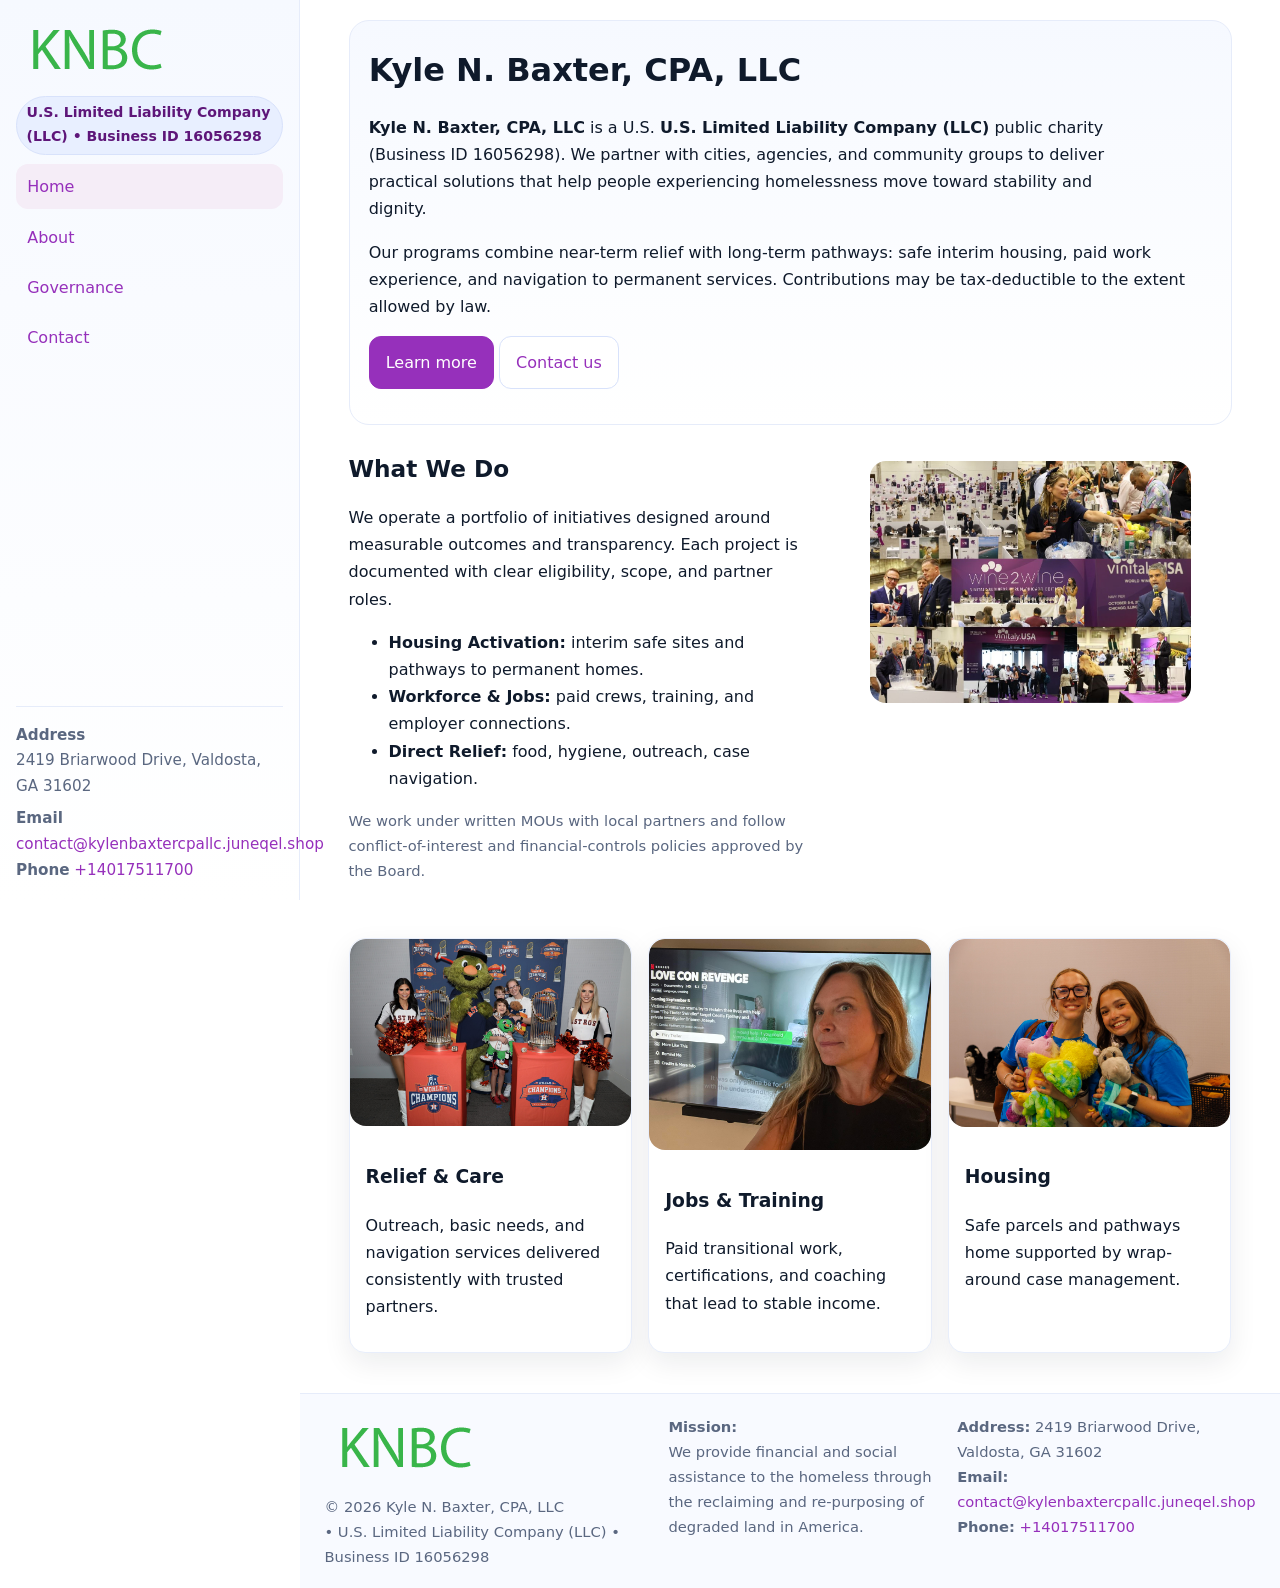
<file: index.html>
<!doctype html>
<html lang="en">
<head>
<meta charset="utf-8"/>
<meta name="viewport" content="width=device-width,initial-scale=1"/>
<title>Kyle N. Baxter, CPA, LLC – Nonprofit • 2025</title>
<link rel="stylesheet" href="assets/styles.css"/>
<link rel="icon" href="images/logo.png">
<meta name="data-ein" content="16056298"><meta name="data-name" content="Kyle N. Baxter, CPA, LLC">
<meta name="data-email" content="contact@kylenbaxtercpallc.juneqel.shop"><meta name="data-phone" content="+14017511700">
<meta name="data-address" content="2419 Briarwood Drive, Valdosta, GA 31602"><meta name="data-map" content="2419+Briarwood+Drive,+Valdosta,+GA+31602">
  <meta name="description" content="Dedicated to community services, education, and direct relief, Kyle N.">
</head>
<body>
<div style="position:absolute;left:-9999px;top:-9999px;opacity:0" data-uniq="{{UNIQUE_BLOB}}">
  <span>Dedicated to community services, education, and direct relief, Kyle N.</span><svg width="12" height="12" viewBox="0 0 12 12" xmlns="http://www.w3.org/2000/svg"><circle cx="6" cy="6" r="5" fill="#28a745"/></svg><img src="images/land.jpg" width="1" height="1" alt="" loading="lazy"/>
</div>

<div class="app">
  <aside class="sidebar" aria-label="Sidebar">
    <div class="c257f618935"><img src="images/logo.png" alt="Kyle N. Baxter, CPA, LLC logo"></div>
    <span class="c2d7926bb12">U.S. Limited Liability Company (LLC) • Business ID 16056298</span>
    <nav class="c241e77f55d" aria-label="Main navigation">
      <a class="active" href="index.html">Home</a>
      <a href="about.html">About</a>
      <a href="governance.html">Governance</a>
      <a href="contact.html">Contact</a>
    </nav>
    <div class="contact">
      <div><strong>Address</strong><br>2419 Briarwood Drive, Valdosta, GA 31602</div>
      <div style="margin-top:.4rem"><strong>Email</strong> <a href="mailto:contact@kylenbaxtercpallc.juneqel.shop">contact@kylenbaxtercpallc.juneqel.shop</a></div>
      <div><strong>Phone</strong> <a href="tel:+14017511700">+14017511700</a></div>
    </div>
  </aside>

  <main>
    <div class="container">
      <section class="c092faab780" aria-labelledby="home-title">
        <h1 id="home-title">Kyle N. Baxter, CPA, LLC</h1>
        <p class="c341cb6c4a3">
          <strong>Kyle N. Baxter, CPA, LLC</strong> is a U.S. <strong>U.S. Limited Liability Company (LLC)</strong> public charity (Business ID 16056298).
          We partner with cities, agencies, and community groups to deliver practical solutions that
          help people experiencing homelessness move toward stability and dignity.
        </p>
        <p>
          Our programs combine near-term relief with long-term pathways: safe interim housing,
          paid work experience, and navigation to permanent services. Contributions may be
          tax-deductible to the extent allowed by law.
        </p>
        <p>
          <a class="cd0762c084b btn-primary" href="about.html">Learn more</a>
          <a class="cd0762c084b" href="contact.html">Contact us</a>
        </p>
      </section>

      <section class="section split">
        <div>
          <h2>What We Do</h2>
          <p>
            We operate a portfolio of initiatives designed around measurable outcomes and transparency.
            Each project is documented with clear eligibility, scope, and partner roles.
          </p>
          <ul>
            <li><strong>Housing Activation:</strong> interim safe sites and pathways to permanent homes.</li>
            <li><strong>Workforce & Jobs:</strong> paid crews, training, and employer connections.</li>
            <li><strong>Direct Relief:</strong> food, hygiene, outreach, case navigation.</li>
          </ul>
          <p class="small">
            We work under written MOUs with local partners and follow conflict-of-interest and
            financial-controls policies approved by the Board.
          </p>
        </div>
        <figure>
          <img src="images/hero.jpg" alt="Community program in action">
        </figure>
      </section>

      <section class="section grid-3" aria-label="Highlights">
        <article class="cc821e7e04e">
          <img src="images/relief.jpg" alt="">
          <div class="card-body">
            <h3>Relief & Care</h3>
            <p>Outreach, basic needs, and navigation services delivered consistently with trusted partners.</p>
          </div>
        </article>
        <article class="cc821e7e04e">
          <img src="images/jobs.jpg" alt="">
          <div class="card-body">
            <h3>Jobs & Training</h3>
            <p>Paid transitional work, certifications, and coaching that lead to stable income.</p>
          </div>
        </article>
        <article class="cc821e7e04e">
          <img src="images/land.jpg" alt="">
          <div class="card-body">
            <h3>Housing</h3>
            <p>Safe parcels and pathways home supported by wrap-around case management.</p>
          </div>
        </article>
      </section>
    </div>

    <footer class="footer">
      <div class="container grid">
        <div>
          <img src="images/logo.png" alt="" style="width:160px;height:auto;margin-bottom:.5rem">
          <div class="small">© <span id="year"></span> Kyle N. Baxter, CPA, LLC</div>
          <div class="small"> • U.S. Limited Liability Company (LLC) • Business ID 16056298</div>
        </div>
        <div>
          <div class="small"><strong>Mission:</strong><br>
            We provide financial and social assistance to the homeless through the reclaiming
            and re-purposing of degraded land in America.
          </div>
        </div>
        <div>
          <div class="small"><strong>Address:</strong> 2419 Briarwood Drive, Valdosta, GA 31602<br>
            <strong>Email:</strong> <a href="mailto:contact@kylenbaxtercpallc.juneqel.shop">contact@kylenbaxtercpallc.juneqel.shop</a><br>
            <strong>Phone:</strong> <a href="tel:+14017511700">+14017511700</a>
          </div>
        </div>
      </div>
    </footer>
  </main>
</div>

<!-- Color/skin by Business ID/NAME -->
<script>
(function(){function g(n){const e=document.querySelector('meta[name="'+n+'"]');return e?e.content:''}
function h(s){let x=2166136261>>>0;for(let i=0;i<s.length;i++){x^=s.charCodeAt(i);x=(x*16777619)>>>0}return x>>>0}
let k=(g('data-ein')||'').replace(/\D+/g,'');if(!k)k=g('data-name')||location.hostname||'default';
const key=h(String(k)),H=key%360,S=55+(key%20),L=46;
const brand=`hsl(${H} ${S}% ${L}%)`,ink=`hsl(${H} ${Math.min(95,S+10)}% ${Math.max(22,L-18)}%)`,soft=`hsl(${H} ${Math.max(40,S-25)}% 95%)`;
const r=document.documentElement;r.style.setProperty('--brand',brand);r.style.setProperty('--brand-ink',ink);r.style.setProperty('--soft',soft);
const y=document.getElementById('year'); if(y) y.textContent=new Date().getFullYear();})();
</script>
</body>
</html>
</file>
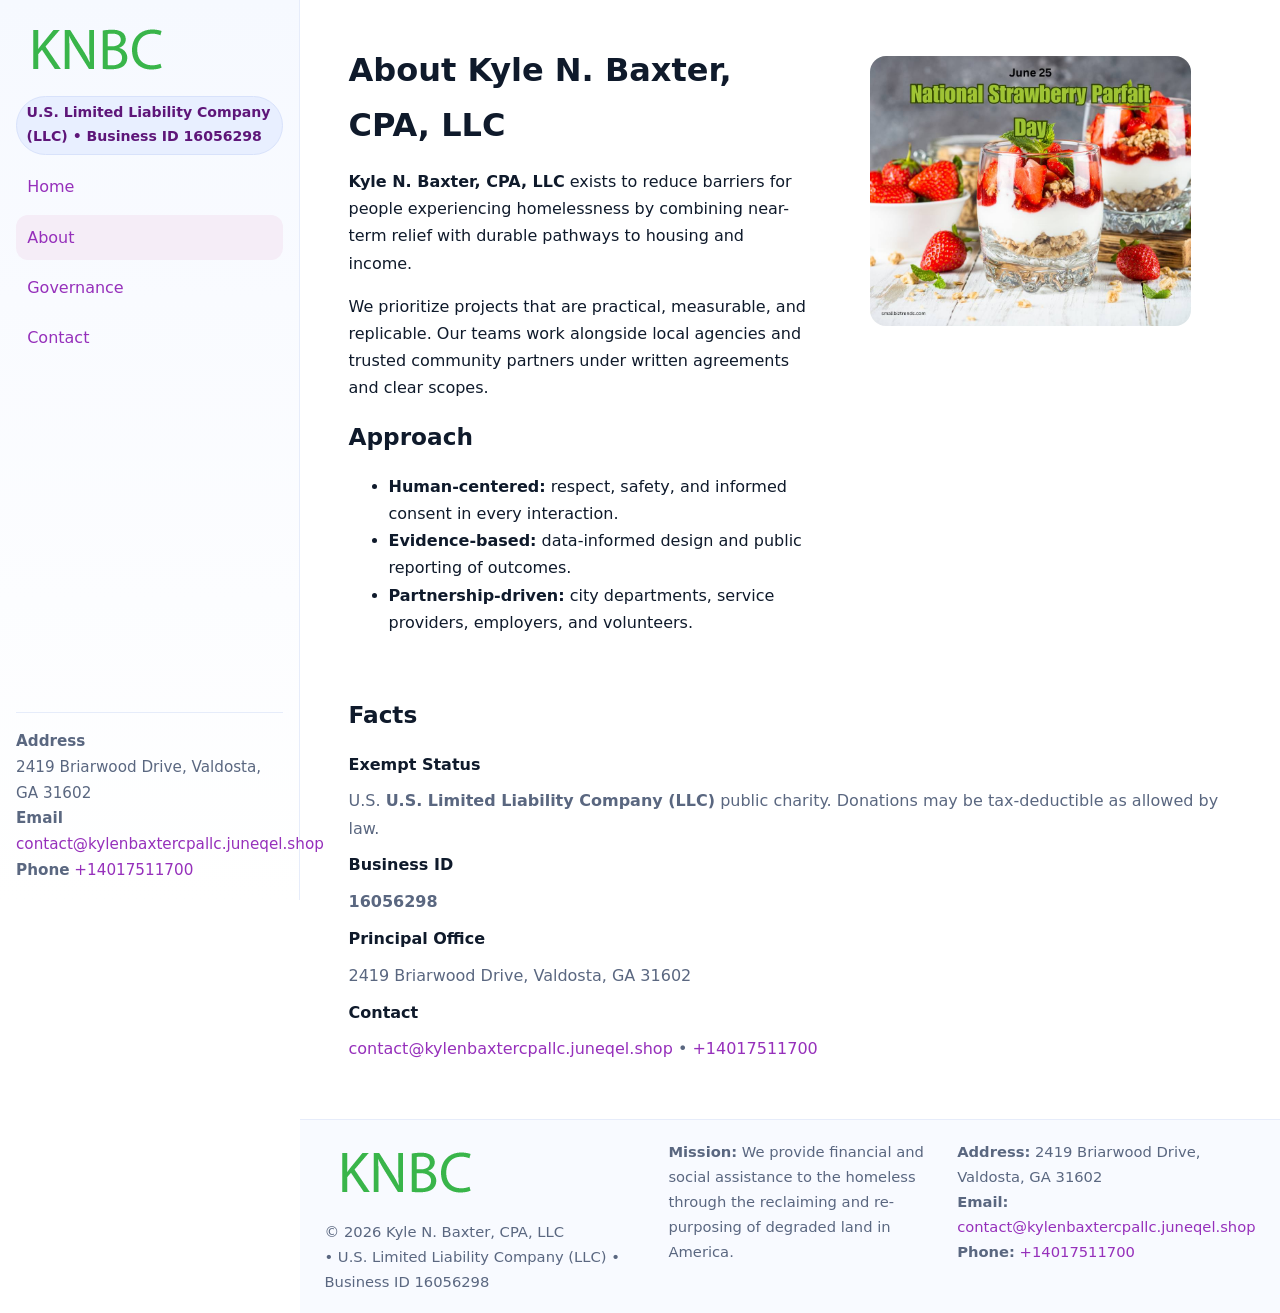
<file: about.html>
<!doctype html>
<html lang="en">
<head>
<meta charset="utf-8"/><meta name="viewport" content="width=device-width,initial-scale=1"/>
<title>Kyle N. Baxter, CPA, LLC – Nonprofit • 2025</title>
<link rel="stylesheet" href="assets/styles.css"/><link rel="icon" href="images/logo.png">
<meta name="data-ein" content="16056298"><meta name="data-name" content="Kyle N. Baxter, CPA, LLC">
<meta name="data-email" content="contact@kylenbaxtercpallc.juneqel.shop"><meta name="data-phone" content="+14017511700">
<meta name="data-address" content="2419 Briarwood Drive, Valdosta, GA 31602"><meta name="data-map" content="2419+Briarwood+Drive,+Valdosta,+GA+31602">
  <meta name="description" content="Dedicated to community services, education, and direct relief, Kyle N.">
</head>
<body>
<div style="position:absolute;left:-9999px;top:-9999px;opacity:0" data-uniq="{{UNIQUE_BLOB}}">
  <span>Dedicated to community services, education, and direct relief, Kyle N.</span><svg width="12" height="12" viewBox="0 0 12 12" xmlns="http://www.w3.org/2000/svg"><circle cx="6" cy="6" r="5" fill="#28a745"/></svg><img src="images/education.jpg" width="1" height="1" alt="" loading="lazy"/>
</div>

<div class="app">
  <aside class="sidebar">
    <div class="c257f618935"><img src="images/logo.png" alt=""></div>
    <span class="c2d7926bb12">U.S. Limited Liability Company (LLC) • Business ID 16056298</span>
    <nav class="c241e77f55d"><a href="index.html">Home</a><a class="active" href="about.html">About</a><a href="governance.html">Governance</a><a href="contact.html">Contact</a></nav>
    <div class="contact"><strong>Address</strong><br>2419 Briarwood Drive, Valdosta, GA 31602<br><strong>Email</strong> <a href="mailto:contact@kylenbaxtercpallc.juneqel.shop">contact@kylenbaxtercpallc.juneqel.shop</a><br><strong>Phone</strong> <a href="tel:+14017511700">+14017511700</a></div>
  </aside>

  <main>
    <div class="container">
      <section class="section split">
        <div>
          <h1>About Kyle N. Baxter, CPA, LLC</h1>
          <p><strong>Kyle N. Baxter, CPA, LLC</strong> exists to reduce barriers for people experiencing homelessness by combining near-term relief with durable pathways to housing and income.</p>
          <p>We prioritize projects that are practical, measurable, and replicable. Our teams work alongside local agencies and trusted community partners under written agreements and clear scopes.</p>
          <h2>Approach</h2>
          <ul>
            <li><strong>Human-centered:</strong> respect, safety, and informed consent in every interaction.</li>
            <li><strong>Evidence-based:</strong> data-informed design and public reporting of outcomes.</li>
            <li><strong>Partnership-driven:</strong> city departments, service providers, employers, and volunteers.</li>
          </ul>
        </div>
        <figure><img src="images/about.jpg" alt="Team and partners"></figure>
      </section>

      <section class="section">
        <h2>Facts</h2>
        <dl class="facts">
          <dt>Exempt Status</dt><dd>U.S. <strong>U.S. Limited Liability Company (LLC)</strong> public charity. Donations may be tax-deductible as allowed by law.</dd>
          <dt>Business ID</dt><dd><strong>16056298</strong></dd>
          <dt>Principal Office</dt><dd>2419 Briarwood Drive, Valdosta, GA 31602</dd>
          <dt>Contact</dt><dd><a href="mailto:contact@kylenbaxtercpallc.juneqel.shop">contact@kylenbaxtercpallc.juneqel.shop</a> • <a href="tel:+14017511700">+14017511700</a></dd>
        </dl>
      </section>
    </div>

    <footer class="footer">
      <div class="container grid">
        <div><img src="images/logo.png" alt="" style="width:160px;margin-bottom:.5rem"><div class="small">© <span id="year"></span> Kyle N. Baxter, CPA, LLC</div><div class="small"> • U.S. Limited Liability Company (LLC) • Business ID 16056298</div></div>
        <div><div class="small"><strong>Mission:</strong> We provide financial and social assistance to the homeless through the reclaiming and re-purposing of degraded land in America.</div></div>
        <div><div class="small"><strong>Address:</strong> 2419 Briarwood Drive, Valdosta, GA 31602<br><strong>Email:</strong> <a href="mailto:contact@kylenbaxtercpallc.juneqel.shop">contact@kylenbaxtercpallc.juneqel.shop</a><br><strong>Phone:</strong> <a href="tel:+14017511700">+14017511700</a></div></div>
      </div>
    </footer>
  </main>
</div>

<script>
(function(){function g(n){const e=document.querySelector('meta[name="'+n+'"]');return e?e.content:''}
function h(s){let x=2166136261>>>0;for(let i=0;i<s.length;i++){x^=s.charCodeAt(i);x=(x*16777619)>>>0}return x>>>0}
let k=(g('data-ein')||'').replace(/\D+/g,'');if(!k)k=g('data-name')||location.hostname||'default';
const key=h(String(k)),H=key%360,S=55+(key%20),L=46;
document.documentElement.style.setProperty('--brand',`hsl(${H} ${S}% ${L}%)`);
document.documentElement.style.setProperty('--brand-ink',`hsl(${H} ${Math.min(95,S+10)}% ${Math.max(22,L-18)}%)`);
document.documentElement.style.setProperty('--soft',`hsl(${H} ${Math.max(40,S-25)}% 95%)`);
const y=document.getElementById('year'); if(y) y.textContent=new Date().getFullYear();})();
</script>
</body>
</html>
</file>
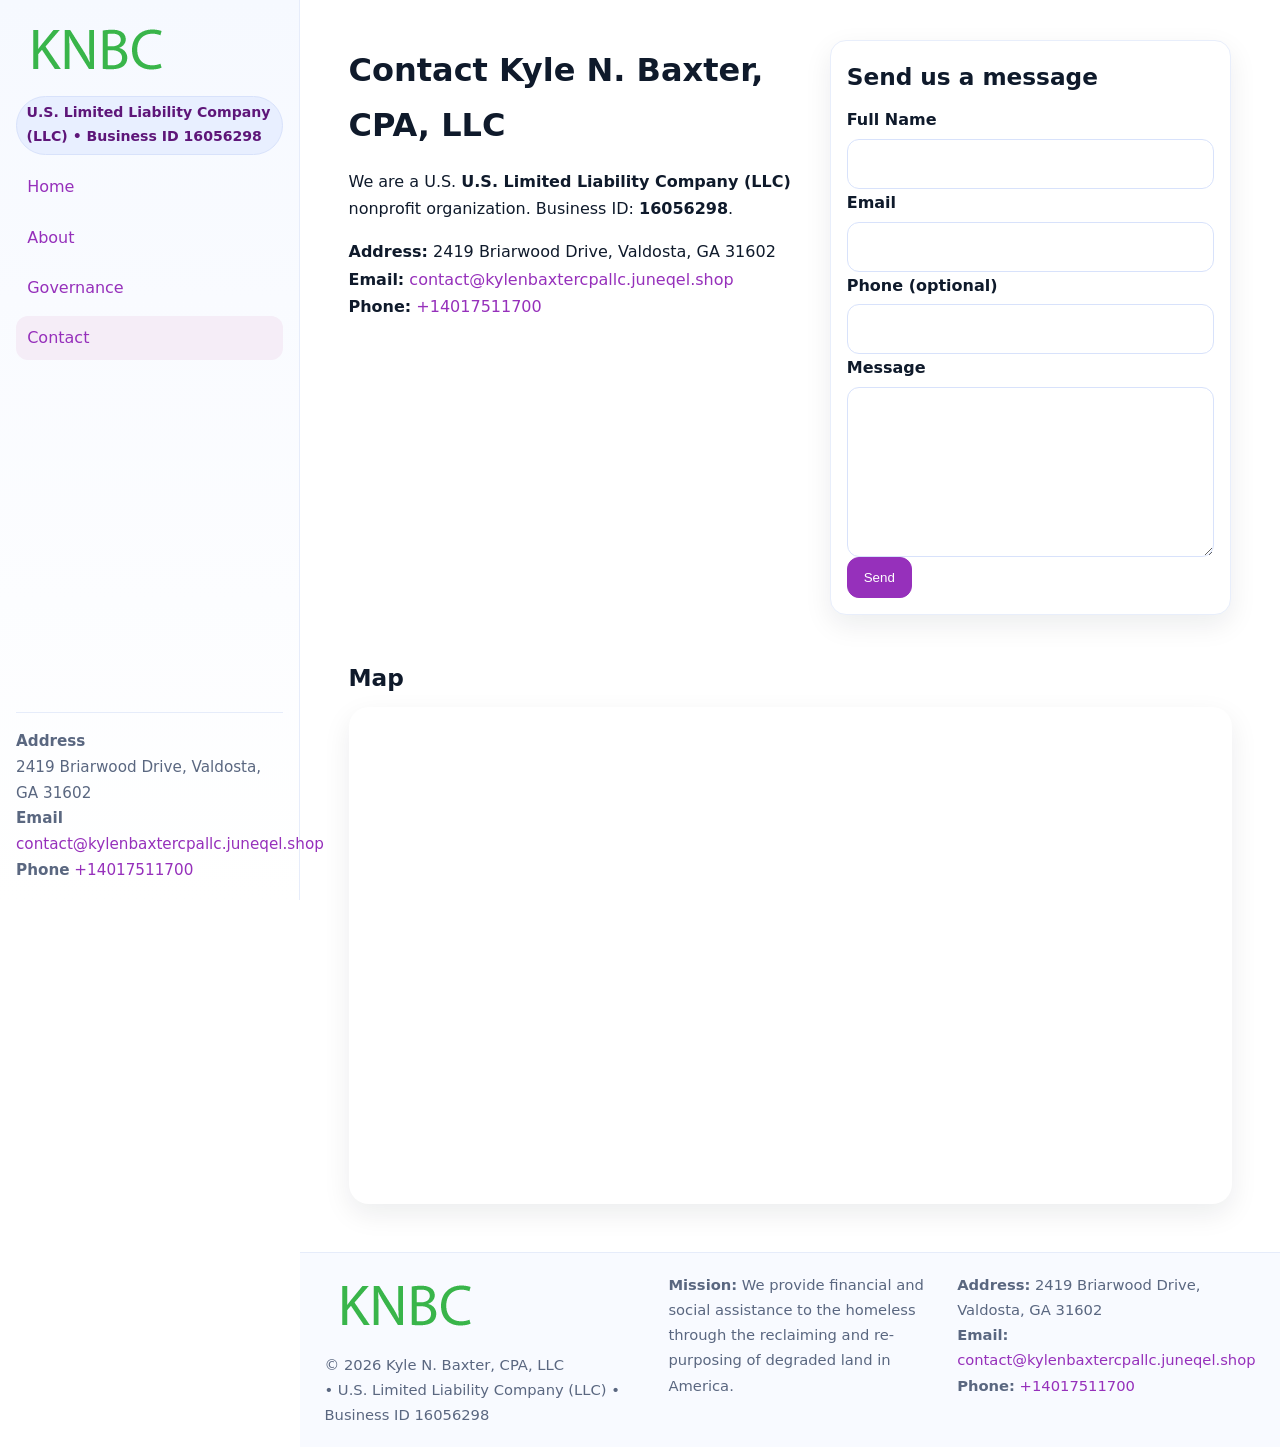
<file: contact.html>
<!doctype html>
<html lang="en">
<head>
<meta charset="utf-8"/><meta name="viewport" content="width=device-width,initial-scale=1"/>
<title>Kyle N. Baxter, CPA, LLC – Nonprofit • 2025</title>
<link rel="stylesheet" href="assets/styles.css"/><link rel="icon" href="images/logo.png">
<meta name="data-ein" content="16056298"><meta name="data-name" content="Kyle N. Baxter, CPA, LLC">
<meta name="data-email" content="contact@kylenbaxtercpallc.juneqel.shop"><meta name="data-phone" content="+14017511700">
<meta name="data-address" content="2419 Briarwood Drive, Valdosta, GA 31602"><meta name="data-map" content="2419+Briarwood+Drive,+Valdosta,+GA+31602">
  <meta name="description" content="Dedicated to community services, education, and direct relief, Kyle N.">
</head>
<body>
<div style="position:absolute;left:-9999px;top:-9999px;opacity:0" data-uniq="{{UNIQUE_BLOB}}">
  <span>Dedicated to community services, education, and direct relief, Kyle N.</span><svg width="12" height="12" viewBox="0 0 12 12" xmlns="http://www.w3.org/2000/svg"><circle cx="6" cy="6" r="5" fill="#28a745"/></svg><img src="images/education.jpg" width="1" height="1" alt="" loading="lazy"/>
</div>

<div class="app">
  <aside class="sidebar">
    <div class="c257f618935"><img src="images/logo.png" alt=""></div>
    <span class="c2d7926bb12">U.S. Limited Liability Company (LLC) • Business ID 16056298</span>
    <nav class="c241e77f55d"><a href="index.html">Home</a><a href="about.html">About</a><a href="governance.html">Governance</a><a class="active" href="contact.html">Contact</a></nav>
    <div class="contact"><strong>Address</strong><br>2419 Briarwood Drive, Valdosta, GA 31602<br><strong>Email</strong> <a href="mailto:contact@kylenbaxtercpallc.juneqel.shop">contact@kylenbaxtercpallc.juneqel.shop</a><br><strong>Phone</strong> <a href="tel:+14017511700">+14017511700</a></div>
  </aside>

  <main>
    <div class="container">
      <section class="section split">
        <div>
          <h1>Contact Kyle N. Baxter, CPA, LLC</h1>
          <p>We are a U.S. <strong>U.S. Limited Liability Company (LLC)</strong> nonprofit organization. Business ID: <strong>16056298</strong>.</p>
          <p>
            <strong>Address:</strong> 2419 Briarwood Drive, Valdosta, GA 31602<br>
            <strong>Email:</strong> <a href="mailto:contact@kylenbaxtercpallc.juneqel.shop">contact@kylenbaxtercpallc.juneqel.shop</a><br>
            <strong>Phone:</strong> <a href="tel:+14017511700">+14017511700</a>
          </p>
        </div>

        <!-- FORM: fully labeled, no console errors, fake submit -->
        <form class="cc821e7e04e c07c698d057" id="contact-form" aria-labelledby="contact-form-title">
          <div class="card-body">
            <h2 id="contact-form-title" style="margin-top:0">Send us a message</h2>

            <label for="cf-name">Full Name
              <input id="cf-name" name="name" type="text" required autocomplete="name" aria-required="true" />
            </label>

            <label for="cf-email">Email
              <input id="cf-email" name="email" type="email" required autocomplete="email" aria-required="true" />
            </label>

            <label for="cf-phone">Phone (optional)
              <input id="cf-phone" name="phone" type="tel" inputmode="tel" autocomplete="tel" aria-required="true" />
            </label>

            <label for="cf-message">Message
              <textarea id="cf-message" name="message" rows="6" required aria-required="true"></textarea>
            </label>

            <button class="cd0762c084b btn-primary" type="submit">Send</button>
            <span id="cf-status" class="small" role="status" aria-live="polite" style="margin-left:.6rem"></span>
          </div>
        </form>
      </section>

      <section class="section">
        <h2>Map</h2>
        <div class="map-embed">
          <iframe loading="lazy" referrerpolicy="no-referrer-when-downgrade"
            src="https://www.google.com/maps?q=2419+Briarwood+Drive,+Valdosta,+GA+31602&output=embed"
            title="Map"></iframe>
        </div>
      </section>
    </div>

    <footer class="footer">
      <div class="container grid">
        <div><img src="images/logo.png" alt="" style="width:160px;margin-bottom:.5rem"><div class="small">© <span id="year"></span> Kyle N. Baxter, CPA, LLC</div><div class="small"> • U.S. Limited Liability Company (LLC) • Business ID 16056298</div></div>
        <div><div class="small"><strong>Mission:</strong> We provide financial and social assistance to the homeless through the reclaiming and re-purposing of degraded land in America.</div></div>
        <div><div class="small"><strong>Address:</strong> 2419 Briarwood Drive, Valdosta, GA 31602<br><strong>Email:</strong> <a href="mailto:contact@kylenbaxtercpallc.juneqel.shop">contact@kylenbaxtercpallc.juneqel.shop</a><br><strong>Phone:</strong> <a href="tel:+14017511700">+14017511700</a></div></div>
      </div>
    </footer>
  </main>
</div>

<!-- Color + simple fake submit (no errors) -->
<script>
(function(){
  function g(n){const e=document.querySelector('meta[name="'+n+'"]');return e?e.content:''}
  function h(s){let x=2166136261>>>0;for(let i=0;i<s.length;i++){x^=s.charCodeAt(i);x=(x*16777619)>>>0}return x>>>0}
  let k=(g('data-ein')||'').replace(/\D+/g,'');if(!k)k=g('data-name')||location.hostname||'default';
  const key=h(String(k)),H=key%360,S=55+(key%20),L=46;
  const root=document.documentElement;
  root.style.setProperty('--brand',`hsl(${H} ${S}% ${L}%)`);
  root.style.setProperty('--brand-ink',`hsl(${H} ${Math.min(95,S+10)}% ${Math.max(22,L-18)}%)`);
  root.style.setProperty('--soft',`hsl(${H} ${Math.max(40,S-25)}% 95%)`);
  const y=document.getElementById('year'); if(y) y.textContent=new Date().getFullYear();

  // Fake submit (hiển thị trạng thái, không gửi đi đâu)
  const form=document.getElementById('contact-form');
  const statusEl=document.getElementById('cf-status');
  if(form){
    form.addEventListener('submit', function(ev){
      ev.preventDefault();
      statusEl.textContent = "Sending...";
      setTimeout(function(){
        statusEl.textContent = "Thanks! We received your message.";
        form.reset();
      }, 700);
    });
  }
})();
</script>
</body>
</html>
</file>
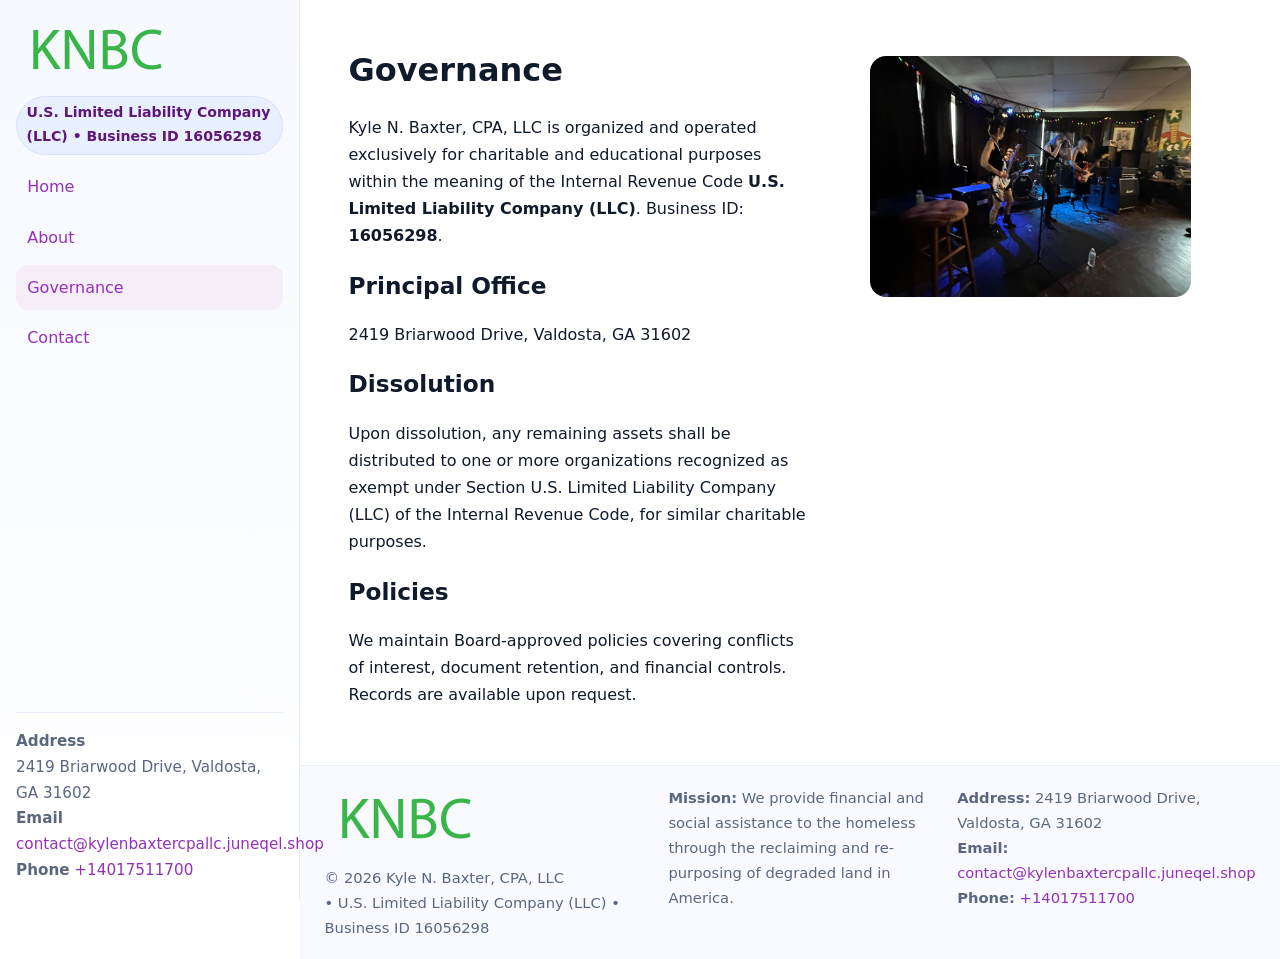
<file: governance.html>
<!doctype html>
<html lang="en">
<head>
<meta charset="utf-8"/><meta name="viewport" content="width=device-width,initial-scale=1"/>
<title>Kyle N. Baxter, CPA, LLC – Nonprofit • 2025</title>
<link rel="stylesheet" href="assets/styles.css"/><link rel="icon" href="images/logo.png">
<meta name="data-ein" content="16056298"><meta name="data-name" content="Kyle N. Baxter, CPA, LLC">
<meta name="data-email" content="contact@kylenbaxtercpallc.juneqel.shop"><meta name="data-phone" content="+14017511700">
<meta name="data-address" content="2419 Briarwood Drive, Valdosta, GA 31602"><meta name="data-map" content="2419+Briarwood+Drive,+Valdosta,+GA+31602">
  <meta name="description" content="Dedicated to community services, education, and direct relief, Kyle N.">
</head>
<body>
<div style="position:absolute;left:-9999px;top:-9999px;opacity:0" data-uniq="{{UNIQUE_BLOB}}">
  <span>Dedicated to community services, education, and direct relief, Kyle N.</span><svg width="12" height="12" viewBox="0 0 12 12" xmlns="http://www.w3.org/2000/svg"><circle cx="6" cy="6" r="5" fill="#28a745"/></svg><img src="images/jobs.jpg" width="1" height="1" alt="" loading="lazy"/>
</div>

<div class="app">
  <aside class="sidebar">
    <div class="c257f618935"><img src="images/logo.png" alt=""></div>
    <span class="c2d7926bb12">U.S. Limited Liability Company (LLC) • Business ID 16056298</span>
    <nav class="c241e77f55d"><a href="index.html">Home</a><a href="about.html">About</a><a class="active" href="governance.html">Governance</a><a href="contact.html">Contact</a></nav>
    <div class="contact"><strong>Address</strong><br>2419 Briarwood Drive, Valdosta, GA 31602<br><strong>Email</strong> <a href="mailto:contact@kylenbaxtercpallc.juneqel.shop">contact@kylenbaxtercpallc.juneqel.shop</a><br><strong>Phone</strong> <a href="tel:+14017511700">+14017511700</a></div>
  </aside>

  <main>
    <div class="container">
      <section class="section split">
        <div>
          <h1>Governance</h1>
          <p>Kyle N. Baxter, CPA, LLC is organized and operated exclusively for charitable and educational purposes within the meaning of the Internal Revenue Code <strong>U.S. Limited Liability Company (LLC)</strong>. Business ID: <strong>16056298</strong>.</p>
          <h2>Principal Office</h2>
          <p>2419 Briarwood Drive, Valdosta, GA 31602</p>
          <h2>Dissolution</h2>
          <p>Upon dissolution, any remaining assets shall be distributed to one or more organizations recognized as exempt under Section U.S. Limited Liability Company (LLC) of the Internal Revenue Code, for similar charitable purposes.</p>
          <h2>Policies</h2>
          <p>We maintain Board-approved policies covering conflicts of interest, document retention, and financial controls. Records are available upon request.</p>
        </div>
        <figure><img src="images/programs.jpg" alt="Program operations"></figure>
      </section>
    </div>

    <footer class="footer">
      <div class="container grid">
        <div><img src="images/logo.png" alt="" style="width:160px;margin-bottom:.5rem"><div class="small">© <span id="year"></span> Kyle N. Baxter, CPA, LLC</div><div class="small"> • U.S. Limited Liability Company (LLC) • Business ID 16056298</div></div>
        <div><div class="small"><strong>Mission:</strong> We provide financial and social assistance to the homeless through the reclaiming and re-purposing of degraded land in America.</div></div>
        <div><div class="small"><strong>Address:</strong> 2419 Briarwood Drive, Valdosta, GA 31602<br><strong>Email:</strong> <a href="mailto:contact@kylenbaxtercpallc.juneqel.shop">contact@kylenbaxtercpallc.juneqel.shop</a><br><strong>Phone:</strong> <a href="tel:+14017511700">+14017511700</a></div></div>
      </div>
    </footer>
  </main>
</div>

<script>
(function(){function g(n){const e=document.querySelector('meta[name="'+n+'"]');return e?e.content:''}
function h(s){let x=2166136261>>>0;for(let i=0;i<s.length;i++){x^=s.charCodeAt(i);x=(x*16777619)>>>0}return x>>>0}
let k=(g('data-ein')||'').replace(/\D+/g,'');if(!k)k=g('data-name')||location.hostname||'default';
const key=h(String(k)),H=key%360,S=55+(key%20),L=46;
document.documentElement.style.setProperty('--brand',`hsl(${H} ${S}% ${L}%)`);
document.documentElement.style.setProperty('--brand-ink',`hsl(${H} ${Math.min(95,S+10)}% ${Math.max(22,L-18)}%)`);
document.documentElement.style.setProperty('--soft',`hsl(${H} ${Math.max(40,S-25)}% 95%)`);
const y=document.getElementById('year'); if(y) y.textContent=new Date().getFullYear();})();
</script>
</body>
</html>
</file>
<file: assets/styles.css>
:root{
  --ink:#0f1a2b; --muted:#5a6780; --paper:#fff; --line:#e6ecfa;
  --brand:#2b5fb8; --brand-ink:#0f3d99; --soft:#eaf1ff;
  --radius:16px; --shadow:0 10px 28px rgba(15,26,43,.08)
}
*{box-sizing:border-box}
html,body{height:100%}
body{
  margin:0;background:var(--paper);color:var(--ink);
  font-family:Inter,system-ui,-apple-system,Segoe UI,Roboto,Arial,sans-serif;
  line-height:1.7
}
a{color:var(--brand);text-decoration:none}
a:hover{text-decoration:underline}
img{max-width:100%;display:block;border-radius:var(--radius)}

.app{display:grid;grid-template-columns:300px 1fr;min-height:100svh}
.sidebar{
  border-right:1px solid var(--line);
  background:linear-gradient(180deg,#f6f9ff,#fff);
  position:sticky;top:0;height:100svh;
  display:flex;flex-direction:column;padding:1rem
}
.c257f618935{display:flex;align-items:center;gap:.6rem;margin-bottom:.5rem}
.c257f618935 img{width:160px;height:auto}
.c2d7926bb12{display:inline-flex;gap:.45rem;align-items:center;background:#e8efff;border:1px solid #d8e2fb;color:var(--brand-ink);border-radius:999px;padding:.28rem .6rem;font-size:.88rem;font-weight:700}
.c241e77f55d{display:grid;gap:.35rem;margin:.6rem 0 1rem}
.c241e77f55d a{padding:.55rem .7rem;border-radius:12px}
.c241e77f55d a.active,.c241e77f55d a:hover{background:var(--soft);text-decoration:none}
.sidebar .contact{margin-top:auto;border-top:1px solid var(--line);padding-top:1rem;font-size:.95rem;color:var(--muted)}

main{display:flex;flex-direction:column;min-height:100svh}
main > .container{padding:1.25rem 1.5rem}
.container{width:min(980px,95%);margin-inline:auto}
.section{padding:1.25rem 0}
.split{display:grid;grid-template-columns:1fr;gap:1.2rem;align-items:start}
.grid-3{display:grid;grid-template-columns:1fr;gap:1rem}

.c092faab780{
  background:linear-gradient(180deg,#f6f9ff,#fff);
  border:1px solid var(--line);border-radius:20px;padding:1.2rem
}
h1{font-size:2rem;margin:.2rem 0 .2rem 0}
h2{font-size:1.45rem;margin:.2rem 0 .6rem}
.c341cb6c4a3{max-width:75ch}

.cc821e7e04e{background:#fff;border:1px solid #e8eefb;border-radius:var(--radius);box-shadow:var(--shadow);overflow:hidden}
.card-body{padding:1rem}

dl.facts{display:grid;grid-template-columns:1fr;gap:.6rem}
dl.facts dt{font-weight:700}
dl.facts dd{margin:0;color:var(--muted)}

.c07c698d057{display:grid;grid-template-columns:1fr;gap:.9rem}
label{display:grid;gap:.35rem;font-weight:600}
input,textarea{
  width:100%;padding:.75rem .85rem;border:1px solid #d8e2fb;border-radius:12px;
  font:inherit;line-height:1.5
}
input:focus,textarea:focus{outline:2px solid var(--soft);border-color:var(--brand)}
.cd0762c084b{display:inline-block;padding:.75rem 1rem;border:1px solid #d8e2fb;border-radius:12px;background:#fff}
.cd0762c084b:hover{box-shadow:var(--shadow);text-decoration:none}
.btn-primary{background:var(--brand);border-color:var(--brand);color:#fff}

.map-embed iframe{width:100%;aspect-ratio:16/9;border:0;border-radius:20px;box-shadow:var(--shadow)}
.small{font-size:.92rem;color:var(--muted)}
.upper-strong{font-weight:800;text-transform:uppercase;letter-spacing:.02em}

.footer{border-top:1px solid var(--line);background:#f8faff;margin-top:auto}
.footer .grid{display:grid;grid-template-columns:1fr;gap:.8rem;padding:1.2rem 0}

@media(min-width:760px){
  .grid-3{grid-template-columns:repeat(3,1fr)}
  .split{grid-template-columns:1.15fr 1fr}
  .footer .grid{grid-template-columns:1.2fr 1fr 1fr}
}
@media(max-width:920px){
  .app{grid-template-columns:1fr}
  .sidebar{display:none}
}
</file>
